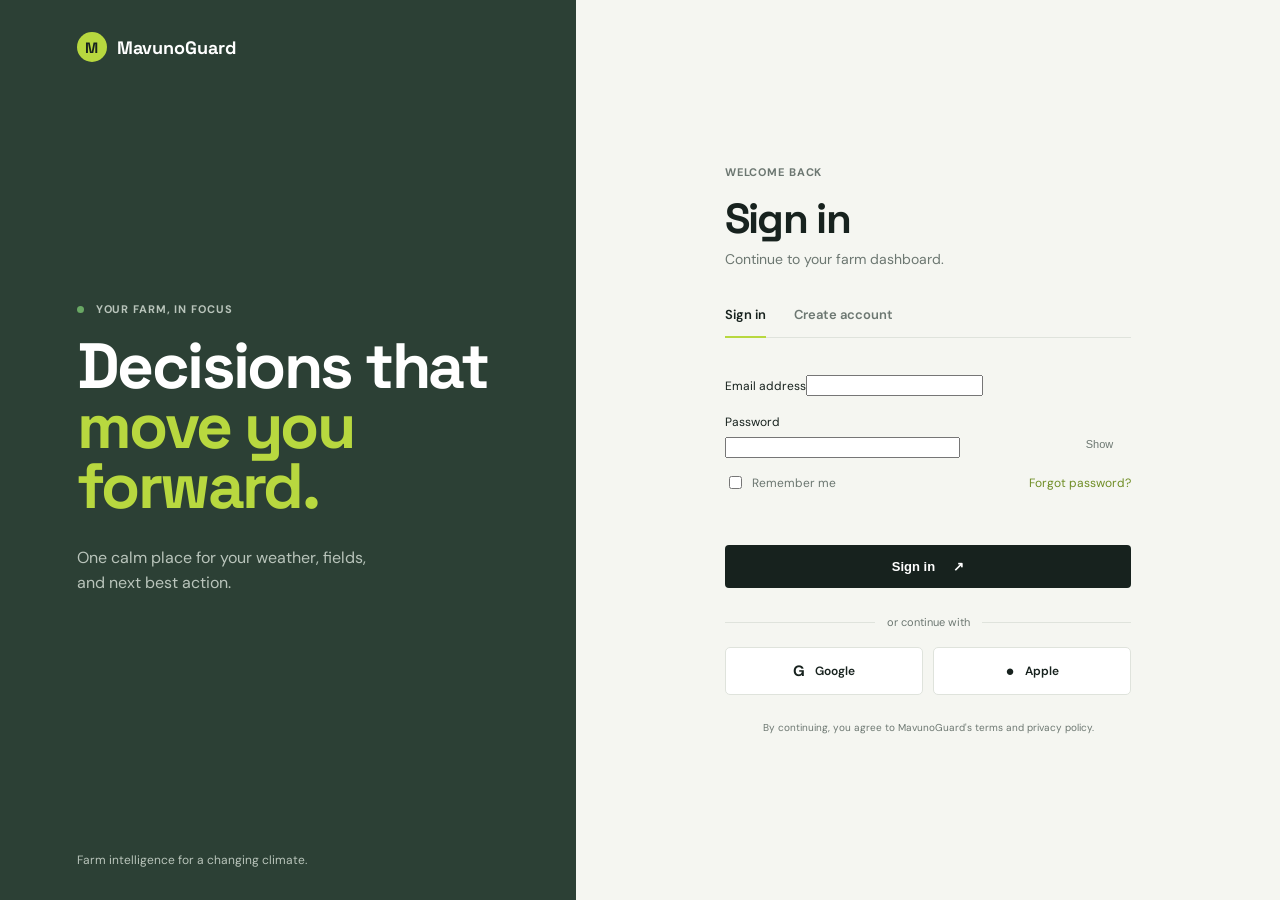
<file: index.html>
<!doctype html>
<html lang="en">
<head>
  <meta charset="UTF-8">
  <meta name="viewport" content="width=device-width, initial-scale=1.0">
  <meta http-equiv="refresh" content="0; url=auth.html">
  <title>Welcome | MavunoGuard</title>
  <link rel="canonical" href="auth.html">
</head>
<body>
  <p>Redirecting to MavunoGuard sign in...</p>
  <p><a href="auth.html">Continue to sign in or create an account</a></p>
</body>
</html>
</file>
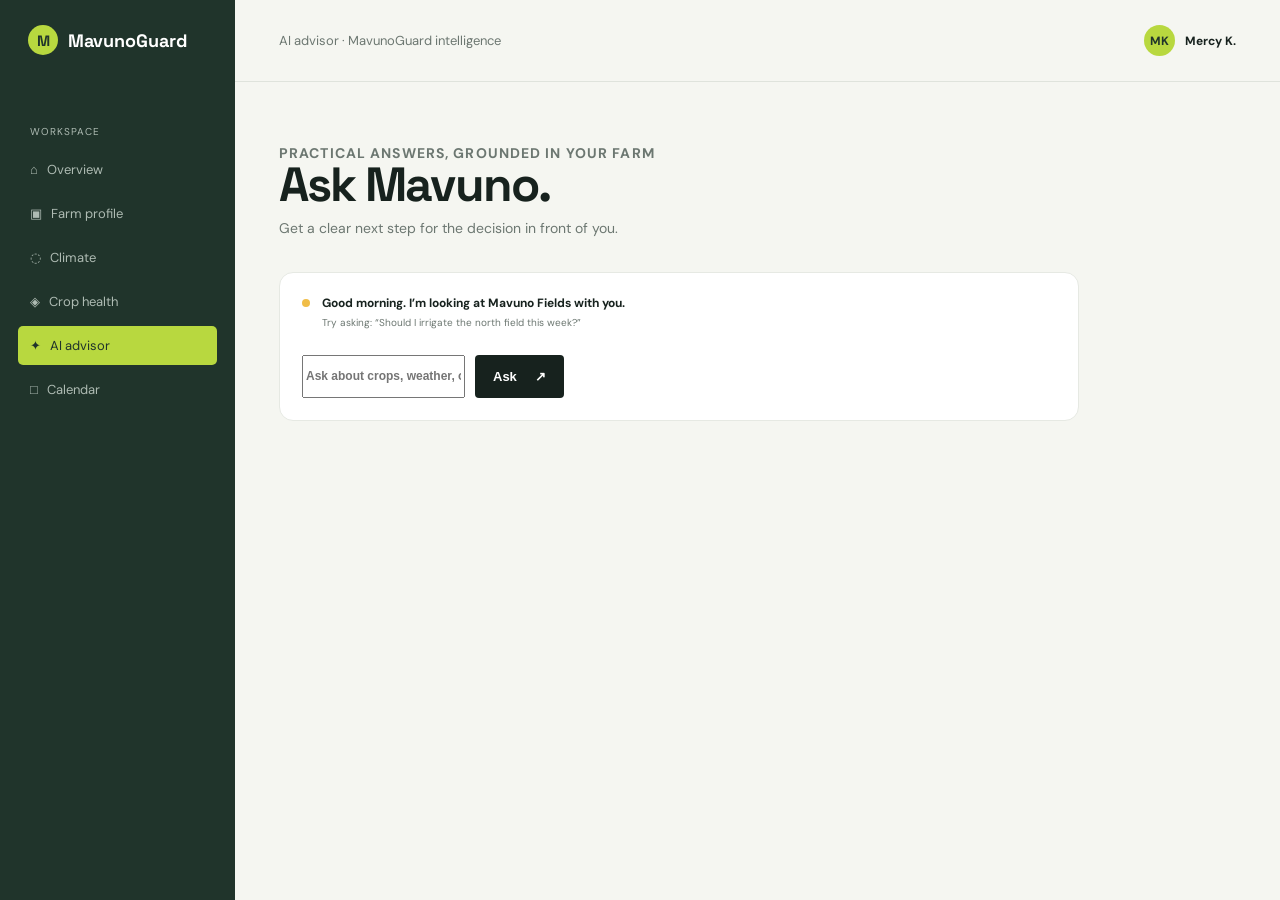
<file: advisor.html>
﻿<!doctype html><html lang="en"><head><meta charset="UTF-8"><meta name="viewport" content="width=device-width,initial-scale=1"><title>AI advisor | MavunoGuard</title><link rel="preconnect" href="https://fonts.googleapis.com"><link href="https://fonts.googleapis.com/css2?family=DM+Sans:wght@400;500;600;700&family=Space+Grotesk:wght@500;600;700&display=swap" rel="stylesheet"><link rel="stylesheet" href="css/style.css"><link rel="stylesheet" href="css/responsive.css"><link rel="stylesheet" href="assets/dashboard.css"></head><body class="app-body"><div class="app-shell"><aside class="sidebar"><a class="brand" href="index.html"><span class="brand-mark">M</span><span>MavunoGuard</span></a><p class="nav-label">Workspace</p><nav class="side-nav"><a href="dashboard.html">⌂ &nbsp; Overview</a><a href="farm.html">▣ &nbsp; Farm profile</a><a href="climate.html">◌ &nbsp; Climate</a><a href="crop-health.html">◈ &nbsp; Crop health</a><a class="active" href="advisor.html">✦ &nbsp; AI advisor</a><a href="calendar.html">□ &nbsp; Calendar</a></nav></aside><main class="main-content"><header class="topbar"><button class="icon-button mobile-menu">☰</button><span class="topbar-title">AI advisor · MavunoGuard intelligence</span><div class="profile-chip"><span class="avatar">MK</span><span>Mercy K.</span></div></header><div class="page-wrap"><div class="page-heading"><div><p class="eyebrow">Practical answers, grounded in your farm</p><h1>Ask Mavuno.</h1><p>Get a clear next step for the decision in front of you.</p></div></div><section class="panel full-panel"><div id="chat-log"><div class="alert compact-alert"><i class="alert-mark positive-alert-mark"></i><div><b>Good morning. I’m looking at Mavuno Fields with you.</b><small>Try asking: “Should I irrigate the north field this week?”</small></div></div></div><form id="advisor-form" class="advisor-form-row"><input class="field" class="advisor-input" id="question" placeholder="Ask about crops, weather, or timing..." required><button class="button button-dark" type="submit">Ask <span>↗</span></button></form></section></div></main></div><script src="js/app.js"></script><script src="js/advisor.js"></script></body></html>
</file>
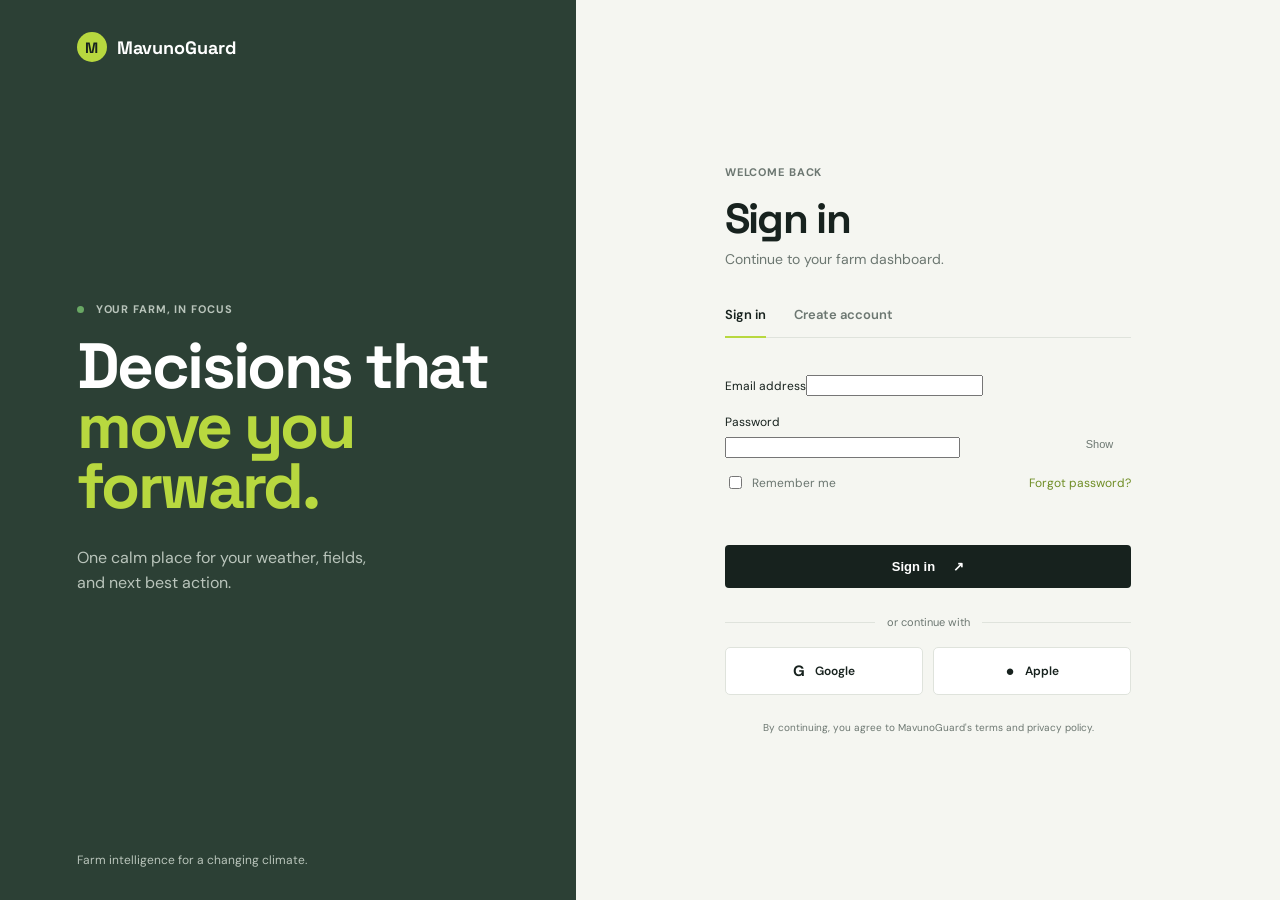
<file: auth.html>
﻿<!doctype html>
<html lang="en">
<head>
  <meta charset="UTF-8">
  <meta name="viewport" content="width=device-width, initial-scale=1.0">
  <meta name="description" content="Sign in or create your MavunoGuard farm intelligence account.">
  <title>Sign in | MavunoGuard</title>
  <link rel="preconnect" href="https://fonts.googleapis.com">
  <link rel="preconnect" href="https://fonts.gstatic.com" crossorigin>
  <link href="https://fonts.googleapis.com/css2?family=DM+Sans:wght@400;500;600;700&family=Space+Grotesk:wght@500;600;700&display=swap" rel="stylesheet">
  <link rel="stylesheet" href="css/style.css">
  <link rel="stylesheet" href="css/auth.css">
</head>
<body class="auth-body">
  <main class="auth-layout">
    <section class="auth-intro">
      <a class="brand" href="auth.html"><span class="brand-mark">M</span><span>MavunoGuard</span></a>
      <div class="auth-message"><p class="eyebrow"><span class="status-dot"></span> Your farm, in focus</p><h1>Decisions that<br><em>move you forward.</em></h1><p>One calm place for your weather, fields, and next best action.</p></div>
      <div class="auth-footer">Farm intelligence for a changing climate.</div>
    </section>
    <section class="auth-panel" aria-labelledby="auth-title">
      <div class="auth-panel-header"><p class="eyebrow" id="auth-mode-label">Welcome back</p><h2 id="auth-title">Sign in</h2><p id="auth-subtitle">Continue to your farm dashboard.</p></div>
      <div class="auth-tabs" role="tablist"><button class="auth-tab is-active" type="button" data-mode="login" role="tab" aria-selected="true">Sign in</button><button class="auth-tab" type="button" data-mode="signup" role="tab" aria-selected="false">Create account</button></div>
      <form class="auth-form" id="login-form" novalidate>
        <label class="field auth-name-field is-hidden">Full name<input name="fullName" type="text" autocomplete="name" minlength="2"></label>
        <label class="field">Email address<input name="email" type="email" autocomplete="email" required></label>
        <label class="field">Password<span class="password-field"><input name="password" type="password" autocomplete="current-password" minlength="8" required><button class="password-toggle" type="button" aria-label="Show password">Show</button></span></label>
        <label class="field auth-confirm-field is-hidden">Confirm password<span class="password-field"><input name="confirmPassword" type="password" autocomplete="new-password" minlength="8"></span></label>
        <div class="auth-options"><label class="remember-option"><input type="checkbox" name="remember"> Remember me</label><button type="button" class="link-button">Forgot password?</button></div>
        <p class="form-message" id="form-message" role="alert" aria-live="polite"></p>
        <button class="button button-dark auth-submit" type="submit"><span id="submit-label">Sign in</span><span>↗</span></button>
      </form>
      <div class="auth-divider"><span>or continue with</span></div>
      <div class="provider-buttons"><button class="provider-button" type="button" data-provider="Google"><b>G</b> Google</button><button class="provider-button" type="button" data-provider="Apple"><b>●</b> Apple</button></div>
      <p class="auth-legal">By continuing, you agree to MavunoGuard's terms and privacy policy.</p>
    </section>
  </main>
  <script src="js/auth.js"></script>
</body>
</html>
</file>
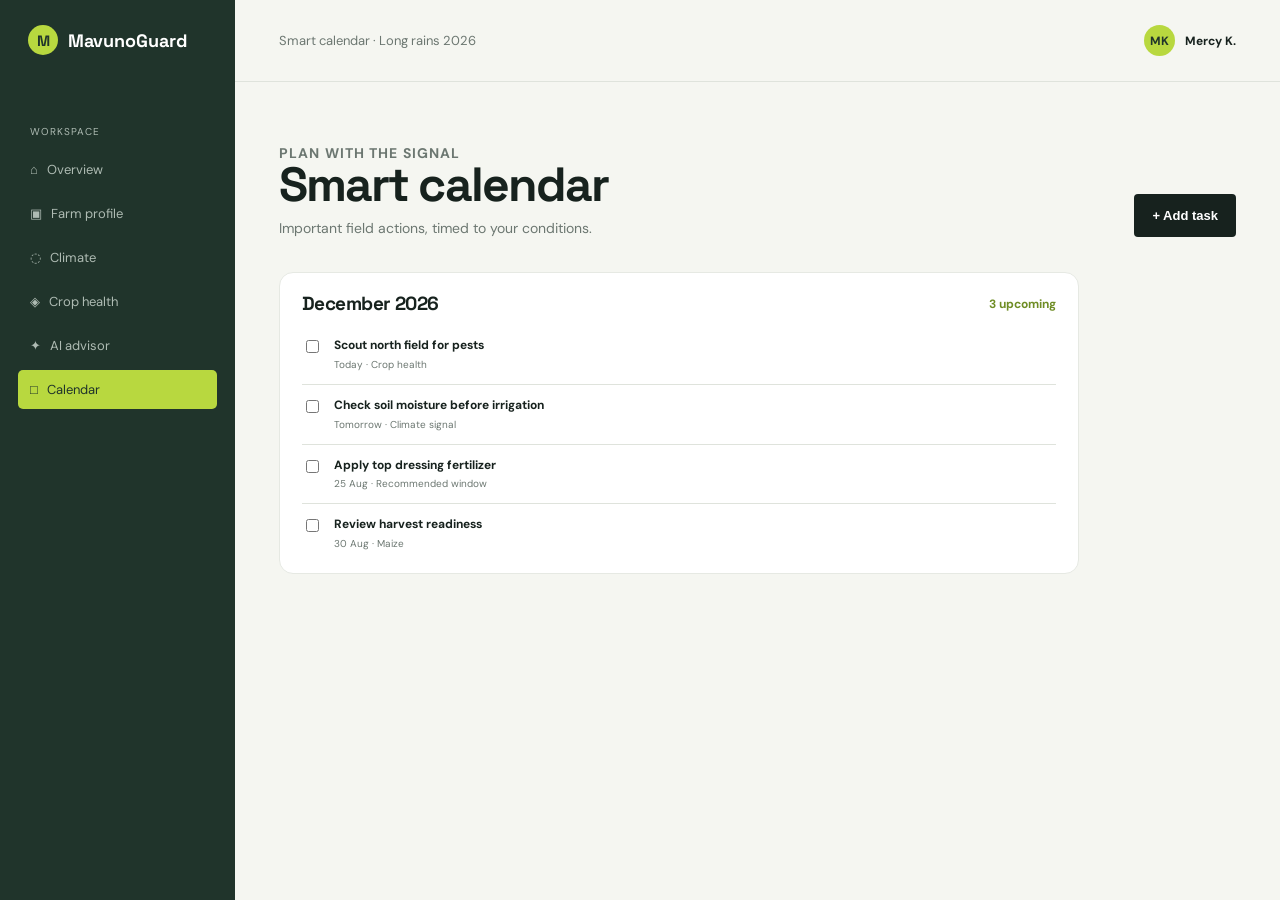
<file: calendar.html>
﻿<!doctype html><html lang="en"><head><meta charset="UTF-8"><meta name="viewport" content="width=device-width,initial-scale=1"><title>Calendar | MavunoGuard</title><link rel="preconnect" href="https://fonts.googleapis.com"><link href="https://fonts.googleapis.com/css2?family=DM+Sans:wght@400;500;600;700&family=Space+Grotesk:wght@500;600;700&display=swap" rel="stylesheet"><link rel="stylesheet" href="css/style.css"><link rel="stylesheet" href="css/responsive.css"><link rel="stylesheet" href="assets/dashboard.css"></head><body class="app-body"><div class="app-shell"><aside class="sidebar"><a class="brand" href="index.html"><span class="brand-mark">M</span><span>MavunoGuard</span></a><p class="nav-label">Workspace</p><nav class="side-nav"><a href="dashboard.html">⌂ &nbsp; Overview</a><a href="farm.html">▣ &nbsp; Farm profile</a><a href="climate.html">◌ &nbsp; Climate</a><a href="crop-health.html">◈ &nbsp; Crop health</a><a href="advisor.html">✦ &nbsp; AI advisor</a><a class="active" href="calendar.html">□ &nbsp; Calendar</a></nav></aside><main class="main-content"><header class="topbar"><button class="icon-button mobile-menu">☰</button><span class="topbar-title">Smart calendar · Long rains 2026</span><div class="profile-chip"><span class="avatar">MK</span><span>Mercy K.</span></div></header><div class="page-wrap"><div class="page-heading"><div><p class="eyebrow">Plan with the signal</p><h1>Smart calendar</h1><p>Important field actions, timed to your conditions.</p></div><button class="button button-dark">+ Add task</button></div><section class="panel full-panel"><div class="panel-heading"><h2><span data-current-month>August 2026</span></h2><span class="panel-link">3 upcoming</span></div><div class="alert-list"><label class="alert"><input class="task-check" type="checkbox"><div><b>Scout north field for pests</b><small><span data-relative-day="0">Today</span> · Crop health</small></div></label><label class="alert"><input class="task-check" type="checkbox"><div><b>Check soil moisture before irrigation</b><small><span data-relative-day="1">Tomorrow</span> · Climate signal</small></div></label><label class="alert"><input class="task-check" type="checkbox"><div><b>Apply top dressing fertilizer</b><small>25 Aug · Recommended window</small></div></label><label class="alert"><input class="task-check" type="checkbox"><div><b>Review harvest readiness</b><small>30 Aug · Maize</small></div></label></div></section></div></main></div><script src="js/app.js"></script><script src="js/calendar.js"></script></body></html>
</file>
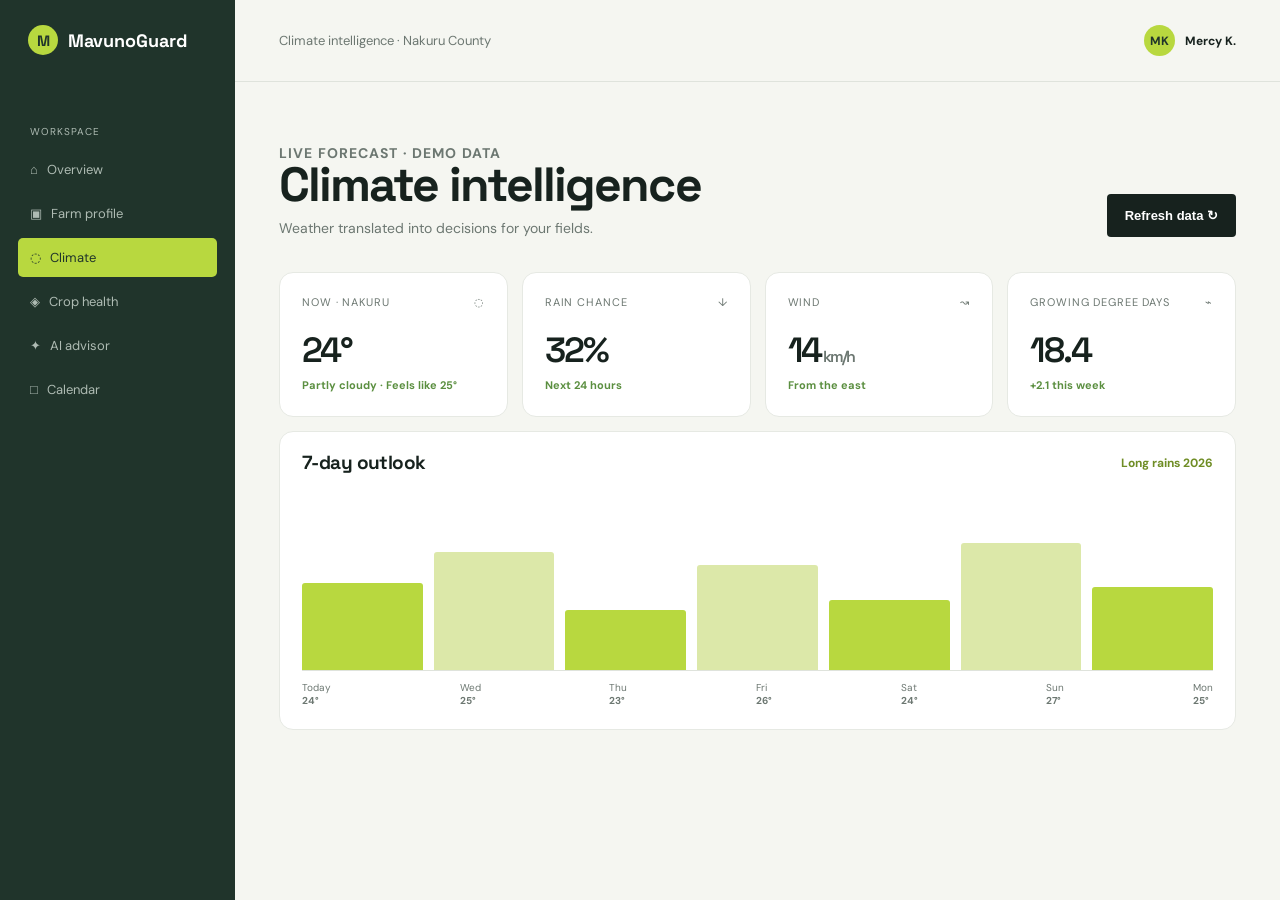
<file: climate.html>
﻿<!doctype html><html lang="en"><head><meta charset="UTF-8"><meta name="viewport" content="width=device-width,initial-scale=1"><title>Climate intelligence | MavunoGuard</title><link rel="preconnect" href="https://fonts.googleapis.com"><link href="https://fonts.googleapis.com/css2?family=DM+Sans:wght@400;500;600;700&family=Space+Grotesk:wght@500;600;700&display=swap" rel="stylesheet"><link rel="stylesheet" href="css/style.css"><link rel="stylesheet" href="css/responsive.css"><link rel="stylesheet" href="assets/dashboard.css"></head><body class="app-body"><div class="app-shell"><aside class="sidebar"><a class="brand" href="index.html"><span class="brand-mark">M</span><span>MavunoGuard</span></a><p class="nav-label">Workspace</p><nav class="side-nav"><a href="dashboard.html">⌂ &nbsp; Overview</a><a href="farm.html">▣ &nbsp; Farm profile</a><a class="active" href="climate.html">◌ &nbsp; Climate</a><a href="crop-health.html">◈ &nbsp; Crop health</a><a href="advisor.html">✦ &nbsp; AI advisor</a><a href="calendar.html">□ &nbsp; Calendar</a></nav></aside><main class="main-content"><header class="topbar"><button class="icon-button mobile-menu">☰</button><span class="topbar-title">Climate intelligence · Nakuru County</span><div class="profile-chip"><span class="avatar">MK</span><span>Mercy K.</span></div></header><div class="page-wrap"><div class="page-heading"><div><p class="eyebrow">Live forecast · Demo data</p><h1>Climate intelligence</h1><p>Weather translated into decisions for your fields.</p></div><button class="button button-dark" id="refresh-weather">Refresh data ↻</button></div><section class="metric-grid"><article class="metric-card weather-current"><div class="card-top"><span>Now · Nakuru</span><span>◌</span></div><div class="metric-value">24°</div><span class="metric-meta" class="ink-text">Partly cloudy · Feels like 25°</span></article><article class="metric-card"><div class="card-top"><span>Rain chance</span><span>↓</span></div><div class="metric-value">32%</div><span class="metric-meta muted-text">Next 24 hours</span></article><article class="metric-card"><div class="card-top"><span>Wind</span><span>↝</span></div><div class="metric-value">14<span class="metric-unit"> km/h</span></div><span class="metric-meta muted-text">From the east</span></article><article class="metric-card"><div class="card-top"><span>Growing degree days</span><span>⌁</span></div><div class="metric-value">18.4</div><span class="metric-meta">+2.1 this week</span></article></section><section class="panel panel-spaced"><div class="panel-heading"><h2>7-day outlook</h2><span class="panel-link">Long rains 2026</span></div><div class="chart"><i class="chart-bar bar-height-55"></i><i class="chart-bar bar-height-74"></i><i class="chart-bar bar-height-38"></i><i class="chart-bar bar-height-66"></i><i class="chart-bar bar-height-44"></i><i class="chart-bar bar-height-80"></i><i class="chart-bar bar-height-52"></i></div><div class="chart-labels"><span>Today<br><b>24°</b></span><span>Wed<br><b>25°</b></span><span>Thu<br><b>23°</b></span><span>Fri<br><b>26°</b></span><span>Sat<br><b>24°</b></span><span>Sun<br><b>27°</b></span><span>Mon<br><b>25°</b></span></div></section></div></main></div><script src="js/app.js"></script><script src="js/climate.js"></script></body></html>
</file>
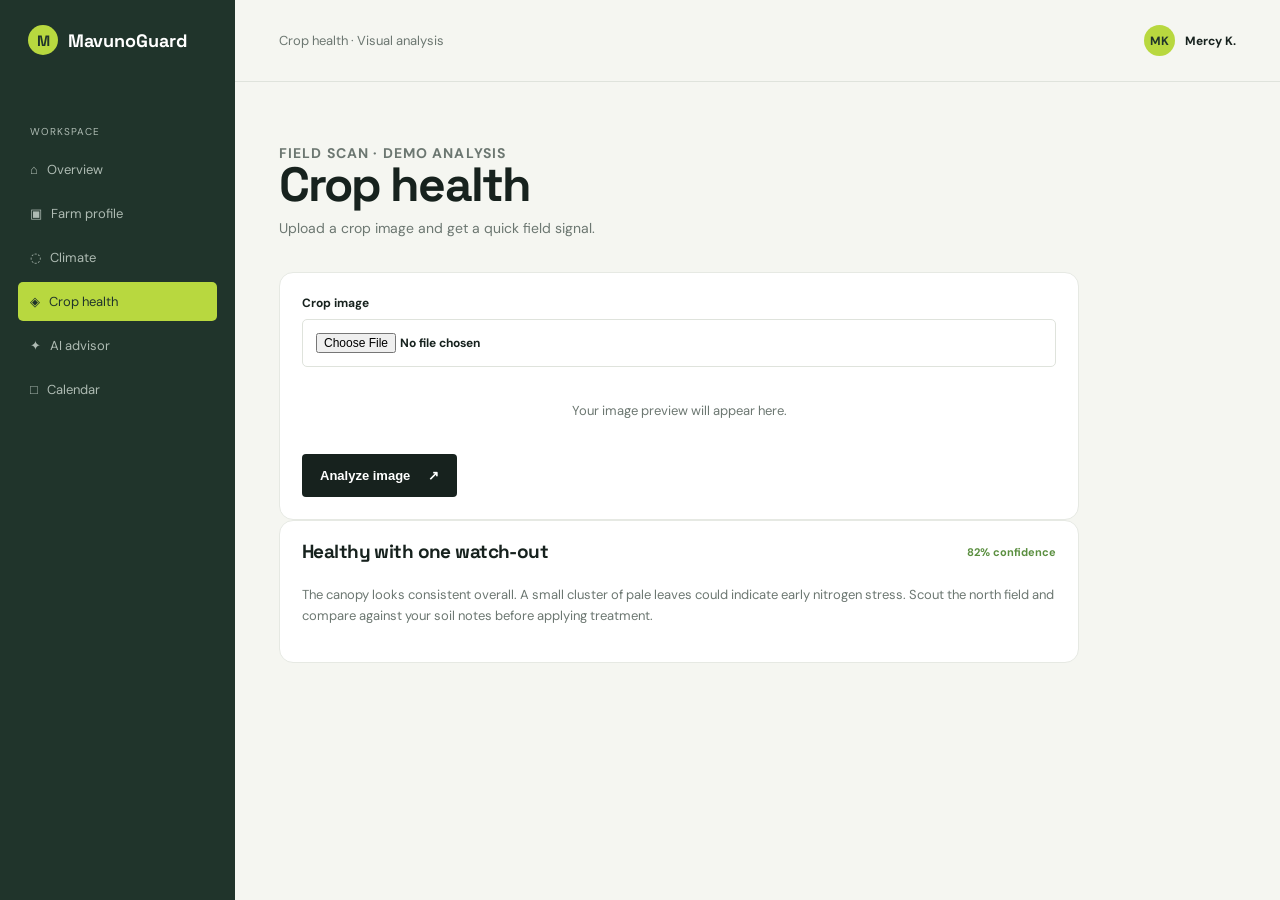
<file: crop-health.html>
﻿<!doctype html><html lang="en"><head><meta charset="UTF-8"><meta name="viewport" content="width=device-width,initial-scale=1"><title>Crop health | MavunoGuard</title><link rel="preconnect" href="https://fonts.googleapis.com"><link href="https://fonts.googleapis.com/css2?family=DM+Sans:wght@400;500;600;700&family=Space+Grotesk:wght@500;600;700&display=swap" rel="stylesheet"><link rel="stylesheet" href="css/style.css"><link rel="stylesheet" href="css/responsive.css"><link rel="stylesheet" href="assets/dashboard.css"></head><body class="app-body"><div class="app-shell"><aside class="sidebar"><a class="brand" href="index.html"><span class="brand-mark">M</span><span>MavunoGuard</span></a><p class="nav-label">Workspace</p><nav class="side-nav"><a href="dashboard.html">⌂ &nbsp; Overview</a><a href="farm.html">▣ &nbsp; Farm profile</a><a href="climate.html">◌ &nbsp; Climate</a><a class="active" href="crop-health.html">◈ &nbsp; Crop health</a><a href="advisor.html">✦ &nbsp; AI advisor</a><a href="calendar.html">□ &nbsp; Calendar</a></nav></aside><main class="main-content"><header class="topbar"><button class="icon-button mobile-menu">☰</button><span class="topbar-title">Crop health · Visual analysis</span><div class="profile-chip"><span class="avatar">MK</span><span>Mercy K.</span></div></header><div class="page-wrap"><div class="page-heading"><div><p class="eyebrow">Field scan · Demo analysis</p><h1>Crop health</h1><p>Upload a crop image and get a quick field signal.</p></div></div><section class="panel full-panel"><form id="crop-form"><label class="field"><span>Crop image</span><input id="crop-image" type="file" accept="image/*" required></label><div id="image-preview" class="empty-state">Your image preview will appear here.</div><button class="button button-dark" type="submit">Analyze image <span>↗</span></button></form></section><section class="panel full-panel" id="crop-result" class="crop-result"><div class="panel-heading"><h2>Healthy with one watch-out</h2><span class="metric-meta">82% confidence</span></div><p class="body-copy">The canopy looks consistent overall. A small cluster of pale leaves could indicate early nitrogen stress. Scout the north field and compare against your soil notes before applying treatment.</p></section></div></main></div><script src="js/app.js"></script><script src="js/crop-health.js"></script></body></html>
</file>
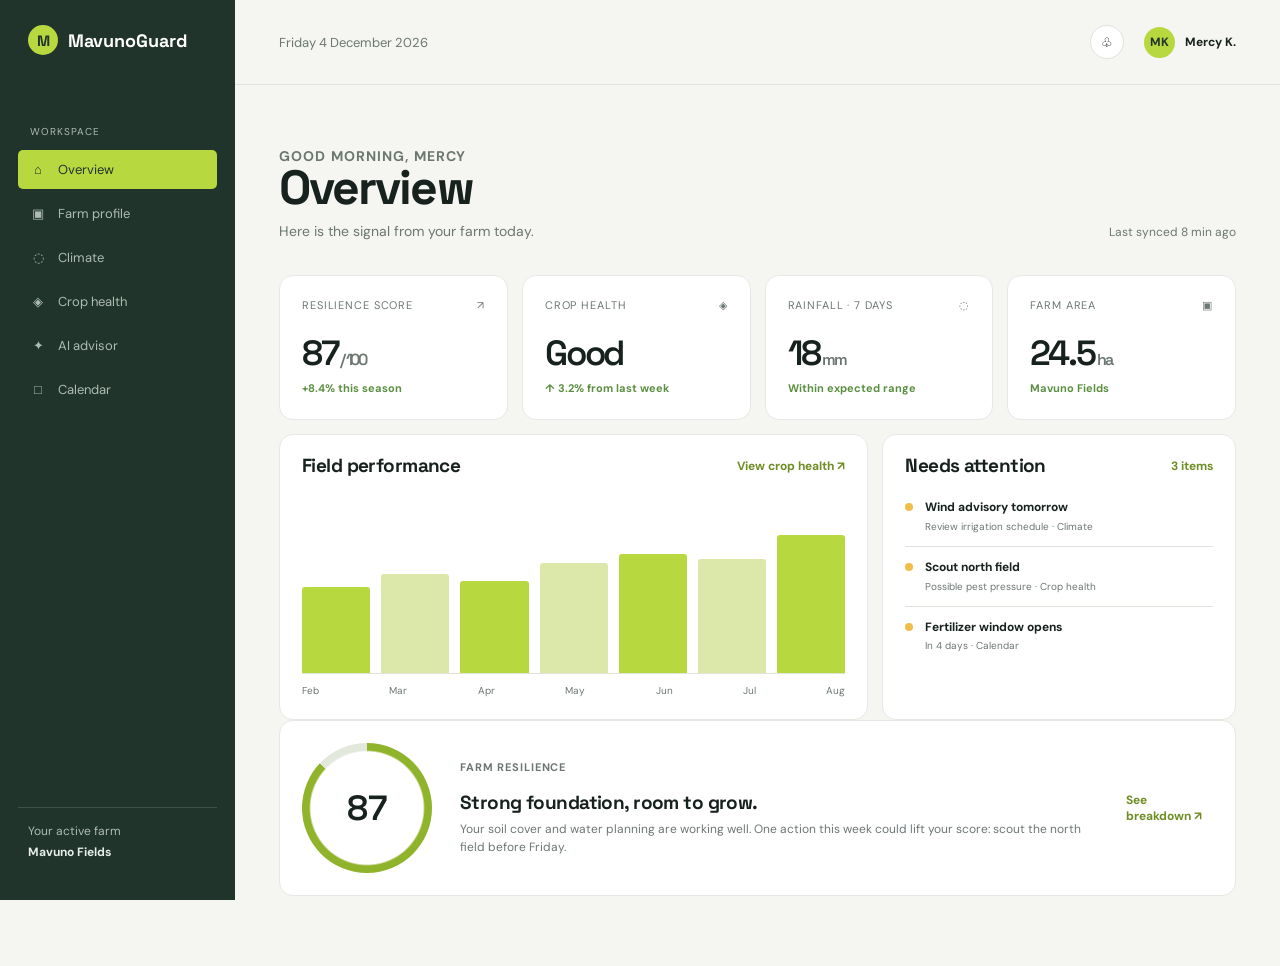
<file: dashboard.html>
﻿<!doctype html><html lang="en"><head><meta charset="UTF-8"><meta name="viewport" content="width=device-width,initial-scale=1"><title>Overview | MavunoGuard</title><link rel="preconnect" href="https://fonts.googleapis.com"><link href="https://fonts.googleapis.com/css2?family=DM+Sans:wght@400;500;600;700&family=Space+Grotesk:wght@500;600;700&display=swap" rel="stylesheet"><link rel="stylesheet" href="css/style.css"><link rel="stylesheet" href="css/responsive.css"><link rel="stylesheet" href="assets/dashboard.css"></head><body class="app-body"><div class="app-shell"><aside class="sidebar"><a class="brand" href="index.html"><span class="brand-mark">M</span><span>MavunoGuard</span></a><p class="nav-label">Workspace</p><nav class="side-nav"><a class="active" href="dashboard.html"><span class="side-icon">⌂</span>Overview</a><a href="farm.html"><span class="side-icon">▣</span>Farm profile</a><a href="climate.html"><span class="side-icon">◌</span>Climate</a><a href="crop-health.html"><span class="side-icon">◈</span>Crop health</a><a href="advisor.html"><span class="side-icon">✦</span>AI advisor</a><a href="calendar.html"><span class="side-icon">□</span>Calendar</a></nav><div class="sidebar-bottom">Your active farm<span data-farm-name>Mavuno Fields</span></div></aside><main class="main-content"><header class="topbar"><button class="icon-button mobile-menu" aria-label="Open navigation">☰</button><span class="topbar-title"><span data-current-date>Friday, 21 August 2026</span></span><div class="top-actions"><button class="icon-button" aria-label="Notifications">♧</button><div class="profile-chip"><span class="avatar">MK</span><span>Mercy K.</span></div></div></header><div class="page-wrap"><div class="page-heading"><div><p class="eyebrow">Good morning, Mercy</p><h1>Overview</h1><p>Here is the signal from your farm today.</p></div><span class="date-label">Last synced 8 min ago</span></div><section class="metric-grid"><article class="metric-card"><div class="card-top"><span>Resilience score</span><span>↗</span></div><div class="metric-value">87<span class="metric-unit"> / 100</span></div><span class="metric-meta">+8.4% this season</span></article><article class="metric-card"><div class="card-top"><span>Crop health</span><span>◈</span></div><div class="metric-value">Good</div><span class="metric-meta">↑ 3.2% from last week</span></article><article class="metric-card"><div class="card-top"><span>Rainfall · 7 days</span><span>◌</span></div><div class="metric-value">18<span class="metric-unit"> mm</span></div><span class="metric-meta muted-text">Within expected range</span></article><article class="metric-card"><div class="card-top"><span>Farm area</span><span>▣</span></div><div class="metric-value">24.5<span class="metric-unit"> ha</span></div><span class="metric-meta muted-text">Mavuno Fields</span></article></section><div class="dashboard-grid"><section class="panel"><div class="panel-heading"><h2>Field performance</h2><a class="panel-link" href="crop-health.html">View crop health ↗</a></div><div class="chart"><i class="chart-bar bar-height-54"></i><i class="chart-bar bar-height-62"></i><i class="chart-bar bar-height-58"></i><i class="chart-bar bar-height-69"></i><i class="chart-bar bar-height-75"></i><i class="chart-bar bar-height-72"></i><i class="chart-bar bar-height-87"></i></div><div class="chart-labels"><span>Feb</span><span>Mar</span><span>Apr</span><span>May</span><span>Jun</span><span>Jul</span><span>Aug</span></div></section><section class="panel"><div class="panel-heading"><h2>Needs attention</h2><span class="panel-link">3 items</span></div><div class="alert-list"><div class="alert"><i class="alert-mark"></i><div><b>Wind advisory tomorrow</b><small>Review irrigation schedule · Climate</small></div></div><div class="alert"><i class="alert-mark"></i><div><b>Scout north field</b><small>Possible pest pressure · Crop health</small></div></div><div class="alert"><i class="alert-mark"></i><div><b>Fertilizer window opens</b><small>In 4 days · Calendar</small></div></div></div></section></div><section class="panel score-panel" class="panel-spaced"><div class="score-ring"><strong>87</strong></div><div class="score-copy"><div class="eyebrow">Farm resilience</div><h2>Strong foundation, room to grow.</h2><p>Your soil cover and water planning are working well. One action this week could lift your score: scout the north field before Friday.</p></div><a class="panel-link" href="climate.html">See breakdown ↗</a></section></div></main></div><script src="js/app.js"></script><script src="js/dashboard.js"></script></body></html>
</file>
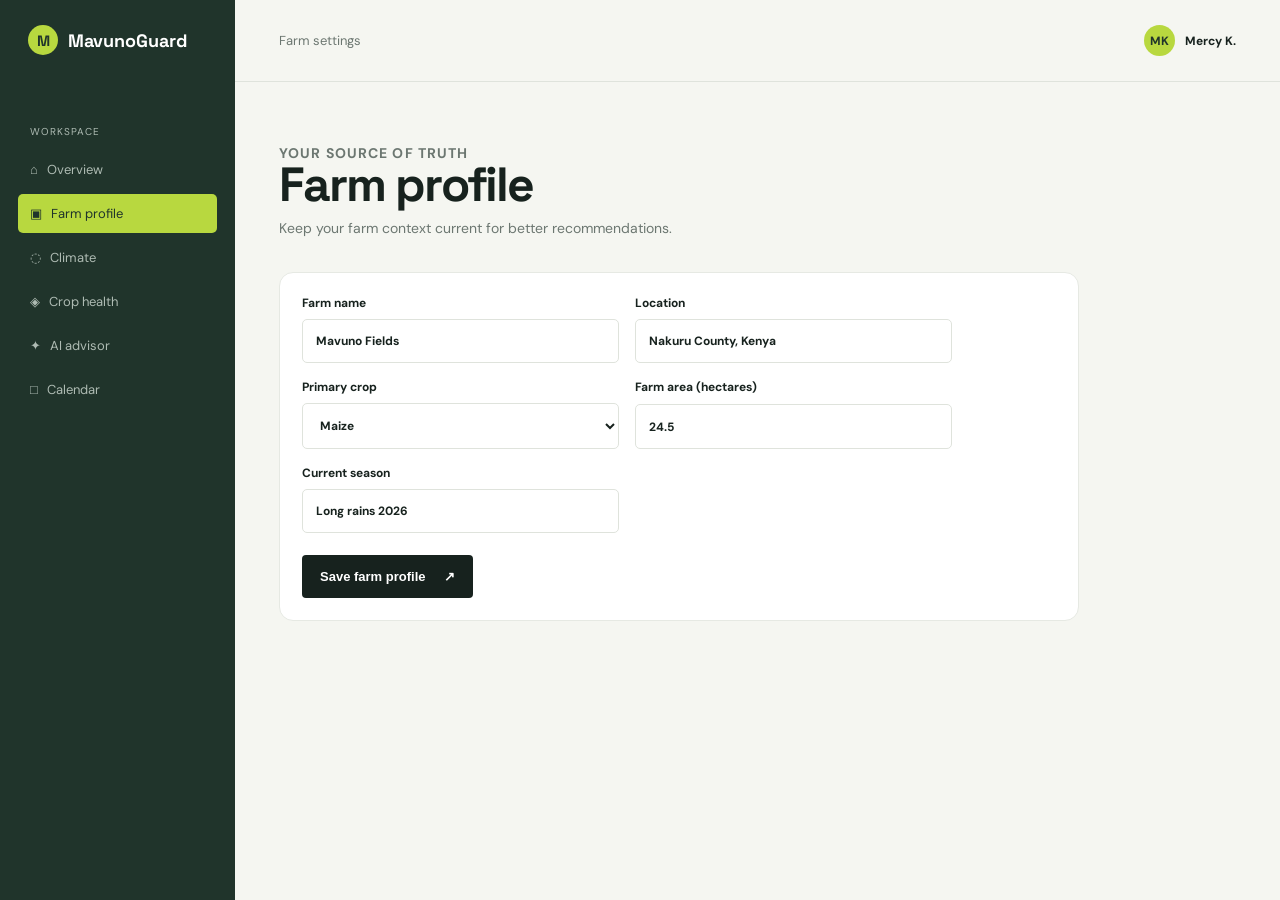
<file: farm.html>
﻿<!doctype html><html lang="en"><head><meta charset="UTF-8"><meta name="viewport" content="width=device-width,initial-scale=1"><title>Farm profile | MavunoGuard</title><link rel="preconnect" href="https://fonts.googleapis.com"><link href="https://fonts.googleapis.com/css2?family=DM+Sans:wght@400;500;600;700&family=Space+Grotesk:wght@500;600;700&display=swap" rel="stylesheet"><link rel="stylesheet" href="css/style.css"><link rel="stylesheet" href="css/responsive.css"><link rel="stylesheet" href="assets/dashboard.css"></head><body class="app-body"><div class="app-shell"><aside class="sidebar"><a class="brand" href="index.html"><span class="brand-mark">M</span><span>MavunoGuard</span></a><p class="nav-label">Workspace</p><nav class="side-nav"><a href="dashboard.html">⌂ &nbsp; Overview</a><a class="active" href="farm.html">▣ &nbsp; Farm profile</a><a href="climate.html">◌ &nbsp; Climate</a><a href="crop-health.html">◈ &nbsp; Crop health</a><a href="advisor.html">✦ &nbsp; AI advisor</a><a href="calendar.html">□ &nbsp; Calendar</a></nav></aside><main class="main-content"><header class="topbar"><button class="icon-button mobile-menu">☰</button><span class="topbar-title">Farm settings</span><div class="profile-chip"><span class="avatar">MK</span><span>Mercy K.</span></div></header><div class="page-wrap"><div class="page-heading"><div><p class="eyebrow">Your source of truth</p><h1>Farm profile</h1><p>Keep your farm context current for better recommendations.</p></div></div><section class="panel full-panel"><form id="farm-form"><div class="form-grid"><label class="field">Farm name<input name="name" required></label><label class="field">Location<input name="location" required></label><label class="field">Primary crop<select name="crop"><option>Maize</option><option>Beans</option><option>Wheat</option><option>Potatoes</option></select></label><label class="field">Farm area (hectares)<input name="area" type="number" step="0.1" required></label><label class="field">Current season<input name="season" required></label></div><div class="form-actions"><button class="button button-dark" type="submit">Save farm profile <span>↗</span></button><span id="save-status" class="save-status"></span></div></form></section></div></main></div><script src="js/app.js"></script><script>const form=document.querySelector('#farm-form');const farm=window.mavunoFarm;Object.entries(farm).forEach(([key,value])=>{if(form.elements[key])form.elements[key].value=value});form.addEventListener('submit',(event)=>{event.preventDefault();window.saveFarm(Object.fromEntries(new FormData(form)));document.querySelector('#save-status').textContent='Saved locally';});document.querySelector('.mobile-menu').addEventListener('click',()=>document.querySelector('.sidebar').classList.toggle('is-open'));</script></body></html>
</file>
<file: css/style.css>
:root { --ink:#17221e; --muted:#6c7771; --paper:#f5f6f1; --line:#dfe3dc; --green:#b8d83f; --blue:#b9d8ed; --yellow:#f0bd48; --white:#fff; --radius:14px; }
* { box-sizing:border-box; }
html { scroll-behavior:smooth; }
body { margin:0; color:var(--ink); background:var(--paper); font-family:'DM Sans',sans-serif; }
a { color:inherit; text-decoration:none; }
.landing-nav { display:flex; align-items:center; justify-content:space-between; max-width:1240px; margin:auto; padding:25px 32px; }
.brand { display:flex; align-items:center; gap:10px; font-family:'Space Grotesk',sans-serif; font-weight:700; font-size:18px; }
.brand-mark { display:grid; place-items:center; width:30px; height:30px; color:var(--ink); background:var(--green); border-radius:50%; font-size:15px; }
.nav-links { display:flex; gap:32px; color:var(--muted); font-size:14px; }
.nav-links a:hover,.text-link:hover { color:var(--ink); }
.button { display:inline-flex; align-items:center; justify-content:center; gap:18px; border:0; border-radius:4px; padding:14px 18px; font-size:13px; font-weight:700; cursor:pointer; transition:transform .2s,background .2s; }
.button:hover { transform:translateY(-2px); }
.button-dark { color:#fff; background:var(--ink); }.button-primary { background:var(--green); }.text-link { font-size:13px; font-weight:700; }
.landing-main { max-width:1240px; margin:auto; padding:0 32px; }.hero-section { display:grid; grid-template-columns:1fr 1fr; min-height:590px; align-items:center; gap:70px; padding:70px 0 105px; }
.eyebrow { margin:0 0 20px; color:var(--muted); font-size:11px; font-weight:700; letter-spacing:.08em; text-transform:uppercase; }.status-dot { display:inline-block; width:7px; height:7px; margin-right:8px; background:#69a864; border-radius:50%; }
h1,h2,h3 { margin:0; font-family:'Space Grotesk',sans-serif; letter-spacing:-.04em; line-height:.94; } h1 { font-size:clamp(62px,8vw,112px); } h1 em,h2 em { color:#789a20; font-style:normal; } h2 { font-size:clamp(42px,5vw,68px); }.hero-text { max-width:420px; margin:28px 0 35px; color:var(--muted); font-size:17px; line-height:1.55; }.hero-actions { display:flex; align-items:center; gap:26px; }
.hero-visual { position:relative; min-height:430px; overflow:hidden; background:var(--blue); border-radius:38% 38% 8px 8px; }.hero-visual:after { position:absolute; inset:0; background:linear-gradient(140deg,transparent 55%,rgba(255,255,255,.3)); content:''; }.field-lines { position:absolute; inset:38% -20% -20%; transform:rotate(-16deg); background:repeating-linear-gradient(0deg,transparent 0 32px,rgba(23,34,30,.16) 33px 35px); }.hero-orbit { position:absolute; border:1px solid rgba(23,34,30,.3); border-radius:50%; }.orbit-one { width:500px;height:220px; left:-40px; top:100px; transform:rotate(20deg); }.orbit-two { width:620px;height:310px; left:-120px; top:50px; transform:rotate(20deg); }.hero-stat { position:absolute; z-index:2; top:42px; left:42px; display:flex; flex-direction:column; width:205px; padding:20px; background:rgba(255,255,255,.9); border-radius:10px; }.mini-label,.hero-caption,.caption-icon { font-size:11px; color:var(--muted); }.hero-stat strong { margin:12px 0 3px; font:600 48px/1 'Space Grotesk'; letter-spacing:-.06em; }.hero-stat strong span { color:var(--muted); font-size:18px; }.positive { color:#5d8d37; font-size:11px; font-weight:700; }.hero-caption { position:absolute; z-index:2; right:28px; bottom:28px; display:flex; gap:10px; align-items:center; color:var(--ink); line-height:1.4; }.caption-icon { display:grid; place-items:center; width:30px; height:30px; color:var(--ink); background:var(--green); border-radius:50%; }
.trust-row { display:grid; grid-template-columns:repeat(4,1fr); border-top:1px solid var(--line); border-bottom:1px solid var(--line); padding:20px 0; color:var(--muted); font-size:11px; text-transform:uppercase; letter-spacing:.08em; }.trust-row span+span { border-left:1px solid var(--line); padding-left:25px; }
.platform-section { padding:120px 0 105px; }.section-heading { display:flex; align-items:end; justify-content:space-between; margin-bottom:48px; }.section-heading .eyebrow { margin:0; }.feature-grid { display:grid; grid-template-columns:repeat(3,1fr); gap:16px; }.feature-card { min-height:390px; padding:25px; border-radius:var(--radius); display:flex; flex-direction:column; }.feature-dark { color:#fff; background:#2c4035; }.feature-yellow { background:var(--yellow); }.feature-white { background:#fff; }.card-top { display:flex; justify-content:space-between; color:var(--muted); font-size:11px; text-transform:uppercase; letter-spacing:.08em; }.feature-dark .card-top { color:#b9c4bb; }.feature-card h3 { margin-top:auto; font-size:38px; letter-spacing:-.05em; }.feature-card p { max-width:260px; margin:14px 0 25px; color:var(--muted); font-size:13px; line-height:1.5; }.feature-dark p { color:#b9c4bb; }.spark-bars { display:flex; align-items:end; gap:8px; height:62px; }.spark-bars i { display:block; width:18px; background:var(--green); border-radius:2px 2px 0 0; }.spark-bars i:nth-child(1){height:30%}.spark-bars i:nth-child(2){height:50%}.spark-bars i:nth-child(3){height:42%}.spark-bars i:nth-child(4){height:75%}.spark-bars i:nth-child(5){height:60%}.spark-bars i:nth-child(6){height:90%}.spark-bars i:nth-child(7){height:100%}.weather-line { display:flex; gap:18px; align-items:center; margin-top:auto; }.weather-line b { font:600 55px 'Space Grotesk'; }.weather-line span { font-size:13px; }.weather-line small { color:var(--muted); }.advisor-preview { display:flex; justify-content:space-between; margin-top:auto; padding:17px 0; border-bottom:1px solid var(--line); font-size:13px; }.closing-section { display:flex; justify-content:space-between; align-items:end; padding:90px 0; border-top:1px solid var(--line); }.site-footer { display:flex; justify-content:space-between; gap:20px; max-width:1240px; margin:auto; padding:28px 32px; border-top:1px solid var(--line); color:var(--muted); font-size:11px; }.site-footer .brand { color:var(--ink); font-size:14px; }.site-footer .brand-mark { width:23px;height:23px;font-size:12px; }
.reveal { animation:rise .7s ease both; }.delay-1 { animation-delay:.15s; } @keyframes rise { from{opacity:0;transform:translateY(18px)} to{opacity:1;transform:none} }
</file>
<file: css/responsive.css>
@media (max-width:760px) { .landing-nav { padding:18px 20px; }.nav-links { display:none; }.landing-nav .button { padding:11px 12px; }.landing-main { padding:0 20px; }.hero-section { display:flex; flex-direction:column; align-items:stretch; gap:40px; padding:55px 0 70px; }.hero-section h1 { font-size:64px; }.hero-text { font-size:15px; }.hero-visual { min-height:330px; border-radius:30% 30% 8px 8px; }.hero-stat { top:25px; left:25px; }.trust-row { grid-template-columns:1fr 1fr; gap:15px; line-height:1.4; }.trust-row span+span { border:0; padding-left:0; }.platform-section { padding:75px 0; }.section-heading { display:block; }.section-heading h2 { margin-top:15px; font-size:46px; }.feature-grid { grid-template-columns:1fr; }.feature-card { min-height:330px; }.closing-section { display:block; padding:65px 0; }.closing-section .button { margin-top:30px; }.site-footer { flex-direction:column; padding:25px 20px; }.site-footer .brand { margin-bottom:8px; }.app-shell { display:block; }.sidebar { transform:translateX(-100%); transition:transform .2s; width:235px; }.sidebar.is-open { transform:none; }.main-content { width:100%; margin-left:0; }.topbar { padding:17px 20px; }.mobile-menu { display:block; }.page-wrap { padding:35px 20px 50px; }.page-heading { display:block; }.page-heading h1 { font-size:42px; }.date-label { display:block; margin-top:20px; }.metric-grid { grid-template-columns:1fr 1fr; gap:10px; }.metric-card { min-height:125px; padding:16px; }.metric-value { margin-top:18px; font-size:28px; }.dashboard-grid,.form-grid { grid-template-columns:1fr; }.score-panel { display:block; }.score-copy { margin-top:22px; }.score-panel .panel-link { display:block; margin-top:20px; }.chart { gap:6px; }.top-actions .profile-chip span:last-child { display:none; } }
</file>
<file: assets/dashboard.css>
.crop-preview-image { max-width:100%; max-height:220px; border-radius:8px; }
.user-message { margin-top:15px; border:0; background:var(--soft); padding:12px; }
.compact-alert { border:0; }
.positive-alert-mark { background:var(--green); }
.weather-current { background:var(--blue); }
.ink-text { color:var(--ink); }
.muted-text { color:var(--muted); }
.body-copy { color:var(--muted); line-height:1.6; font-size:13px; }
.advisor-input { display:block; flex:1; padding:14px; border:1px solid var(--line); border-radius:5px; }
.advisor-form-row { display:flex; gap:10px; margin-top:25px; }
.metric-unit { color:var(--muted); font-size:16px; }
.save-status { margin-left:15px; color:#5b8f40; font-size:12px; }
.crop-result { display:none; margin-top:14px; }
.panel-spaced { margin-top:14px; }
.bar-height-38 { height:38%; }.bar-height-44 { height:44%; }.bar-height-52 { height:52%; }
.bar-height-54 { height:54%; }.bar-height-55 { height:55%; }.bar-height-58 { height:58%; }
.bar-height-62 { height:62%; }.bar-height-66 { height:66%; }.bar-height-69 { height:69%; }
.bar-height-72 { height:72%; }.bar-height-74 { height:74%; }.bar-height-75 { height:75%; }
.bar-height-80 { height:80%; }.bar-height-87 { height:87%; }
:root { --panel:#fff; --soft:#eef1eb; --sidebar:#20342b; }
body.app-body { background:#f5f6f1; }
.app-shell { display:flex; min-height:100vh; }.sidebar { position:fixed; inset:0 auto 0 0; z-index:5; display:flex; flex-direction:column; width:235px; padding:25px 18px; color:#aebbb3; background:var(--sidebar); }.sidebar .brand { color:#fff; margin:0 10px 70px; }.sidebar .brand-mark { color:var(--sidebar); }.nav-label { margin:0 12px 12px; font-size:10px; letter-spacing:.1em; text-transform:uppercase; }.side-nav { display:grid; gap:5px; }.side-nav a { display:flex; gap:12px; align-items:center; padding:11px 12px; border-radius:5px; font-size:13px; }.side-nav a:hover,.side-nav a.active { color:var(--sidebar); background:var(--green); }.side-icon { width:16px; text-align:center; }.sidebar-bottom { margin-top:auto; padding:15px 10px; border-top:1px solid #3d5147; font-size:12px; }.sidebar-bottom span { display:block; margin-top:5px; color:#e5eee8; font-weight:700; }.main-content { width:calc(100% - 235px); margin-left:235px; }.topbar { display:flex; justify-content:space-between; align-items:center; padding:25px 44px; border-bottom:1px solid var(--line); }.mobile-menu { display:none; }.topbar-title { color:var(--muted); font-size:13px; }.top-actions { display:flex; align-items:center; gap:20px; }.icon-button { width:34px; height:34px; border:1px solid var(--line); background:#fff; border-radius:50%; cursor:pointer; }.profile-chip { display:flex; gap:10px; align-items:center; font-size:12px; font-weight:700; }.avatar { display:grid; place-items:center; width:31px; height:31px; color:var(--sidebar); background:var(--green); border-radius:50%; }.page-wrap { max-width:1120px; padding:50px 44px 70px; }.page-heading { display:flex; align-items:end; justify-content:space-between; margin-bottom:35px; }.page-heading h1 { font-size:48px; }.page-heading p { margin:12px 0 0; color:var(--muted); font-size:14px; }.date-label { color:var(--muted); font-size:12px; }.metric-grid { display:grid; grid-template-columns:repeat(4,1fr); gap:14px; }.metric-card,.panel { padding:22px; background:var(--panel); border:1px solid #e6e9e3; border-radius:var(--radius); }.metric-card { min-height:140px; }.metric-card .card-top { color:var(--muted); }.metric-value { margin:24px 0 5px; font:600 35px/1 'Space Grotesk'; letter-spacing:-.06em; }.metric-meta { color:#5b8f40; font-size:11px; font-weight:700; }.dashboard-grid { display:grid; grid-template-columns:1.25fr .75fr; gap:14px; margin-top:14px; }.panel-heading { display:flex; justify-content:space-between; align-items:center; margin-bottom:24px; }.panel h2 { font-size:19px; letter-spacing:-.03em; }.panel-link { color:#6f8d25; font-size:12px; font-weight:700; }.chart { display:flex; align-items:end; gap:11px; height:175px; padding-top:15px; border-bottom:1px solid var(--line); }.chart-bar { flex:1; min-width:14px; background:var(--green); border-radius:3px 3px 0 0; }.chart-bar:nth-child(2n) { background:#dce8a9; }.chart-labels { display:flex; justify-content:space-between; padding-top:10px; color:var(--muted); font-size:10px; }.alert-list { display:grid; gap:12px; }.alert { display:flex; gap:12px; align-items:flex-start; padding-bottom:12px; border-bottom:1px solid var(--line); font-size:12px; line-height:1.4; }.alert:last-child { border:0; padding:0; }.alert-mark { width:8px; height:8px; margin-top:4px; background:var(--yellow); border-radius:50%; }.alert small { display:block; margin-top:4px; color:var(--muted); }.score-panel { display:flex; align-items:center; gap:28px; }.score-ring { display:grid; place-items:center; width:130px; height:130px; flex:none; background:radial-gradient(var(--panel) 61%,transparent 63%), conic-gradient(#8fb32a 0 87%,#e3e8dd 87%); border-radius:50%; }.score-ring strong { font:600 35px 'Space Grotesk'; }.score-copy p { margin:9px 0 0; color:var(--muted); font-size:12px; line-height:1.5; }.form-grid { display:grid; grid-template-columns:1fr 1fr; gap:16px; max-width:650px; }.field { display:grid; gap:8px; font-size:12px; font-weight:700; }.field input,.field select,.field textarea { width:100%; padding:13px; border:1px solid var(--line); border-radius:5px; background:#fff; color:var(--ink); font:inherit; }.field textarea { min-height:110px; resize:vertical; }.form-actions { margin-top:22px; }.full-panel { max-width:800px; }.empty-state { padding:35px 0; color:var(--muted); text-align:center; font-size:13px; }
</file>
<file: css/auth.css>
.auth-body { min-height:100vh; background:var(--paper); }
.auth-layout { display:grid; grid-template-columns:minmax(320px, .9fr) minmax(420px, 1.1fr); min-height:100vh; }
.auth-intro { display:flex; flex-direction:column; padding:32px clamp(28px, 6vw, 88px); color:#fff; background:#2c4035; }
.auth-intro .brand { color:#fff; }.auth-intro .brand-mark { color:var(--ink); }
.auth-message { max-width:430px; margin:auto 0; }.auth-message .eyebrow { color:#b9c4bb; }.auth-message h1 { font-size:clamp(44px, 5vw, 74px); }.auth-message em { color:var(--green); }.auth-message > p:last-child { max-width:300px; margin-top:28px; color:#b9c4bb; line-height:1.6; }
.auth-footer { color:#b9c4bb; font-size:12px; }
.auth-panel { width:min(100%, 560px); margin:auto; padding:48px clamp(24px, 6vw, 78px); }.auth-panel-header h2 { font-size:42px; }.auth-panel-header > p:last-child { margin:12px 0 0; color:var(--muted); font-size:14px; }
.auth-tabs { display:flex; gap:28px; margin:38px 0 30px; border-bottom:1px solid var(--line); }.auth-tab { position:relative; padding:0 0 14px; border:0; color:var(--muted); background:none; font:600 13px 'DM Sans'; cursor:pointer; }.auth-tab.is-active { color:var(--ink); }.auth-tab.is-active::after { position:absolute; right:0; bottom:-1px; left:0; height:2px; background:var(--green); content:''; }
.auth-form { display:grid; gap:18px; }.auth-form .field { font-size:12px; }.auth-form input:not([type="checkbox"]) { margin-top:7px; }.password-field { position:relative; display:block; }.password-field input { padding-right:60px !important; }.password-toggle { position:absolute; top:50%; right:12px; transform:translateY(-50%); border:0; color:var(--muted); background:none; font-size:11px; cursor:pointer; }.auth-options { display:flex; justify-content:space-between; align-items:center; margin-top:-3px; font-size:12px; }.remember-option { display:flex; gap:7px; align-items:center; color:var(--muted); }.remember-option input { accent-color:var(--green); }.link-button { padding:0; border:0; color:#6f8d25; background:none; font:inherit; cursor:pointer; }.form-message { min-height:17px; margin:0; color:#a14343; font-size:12px; }.form-message.success { color:#5b8f40; }.auth-submit { width:100%; }.auth-divider { display:flex; align-items:center; gap:12px; margin:27px 0 18px; color:var(--muted); font-size:11px; }.auth-divider::before,.auth-divider::after { flex:1; height:1px; background:var(--line); content:''; }.provider-buttons { display:grid; grid-template-columns:1fr 1fr; gap:10px; }.provider-button { display:flex; justify-content:center; align-items:center; gap:10px; padding:13px; border:1px solid var(--line); border-radius:5px; color:var(--ink); background:#fff; font:600 12px 'DM Sans'; cursor:pointer; }.provider-button:hover { border-color:var(--ink); }.provider-button b { font-size:15px; }.auth-legal { margin:25px 0 0; color:var(--muted); font-size:10px; line-height:1.5; text-align:center; }.is-hidden { display:none !important; }
@media (max-width:700px) { .auth-layout { display:block; }.auth-intro { min-height:255px; padding:22px 20px; }.auth-message { margin:45px 0 0; }.auth-message h1 { font-size:42px; }.auth-message > p:last-child,.auth-footer { display:none; }.auth-panel { padding:38px 20px; }.auth-panel-header h2 { font-size:36px; } }
</file>
